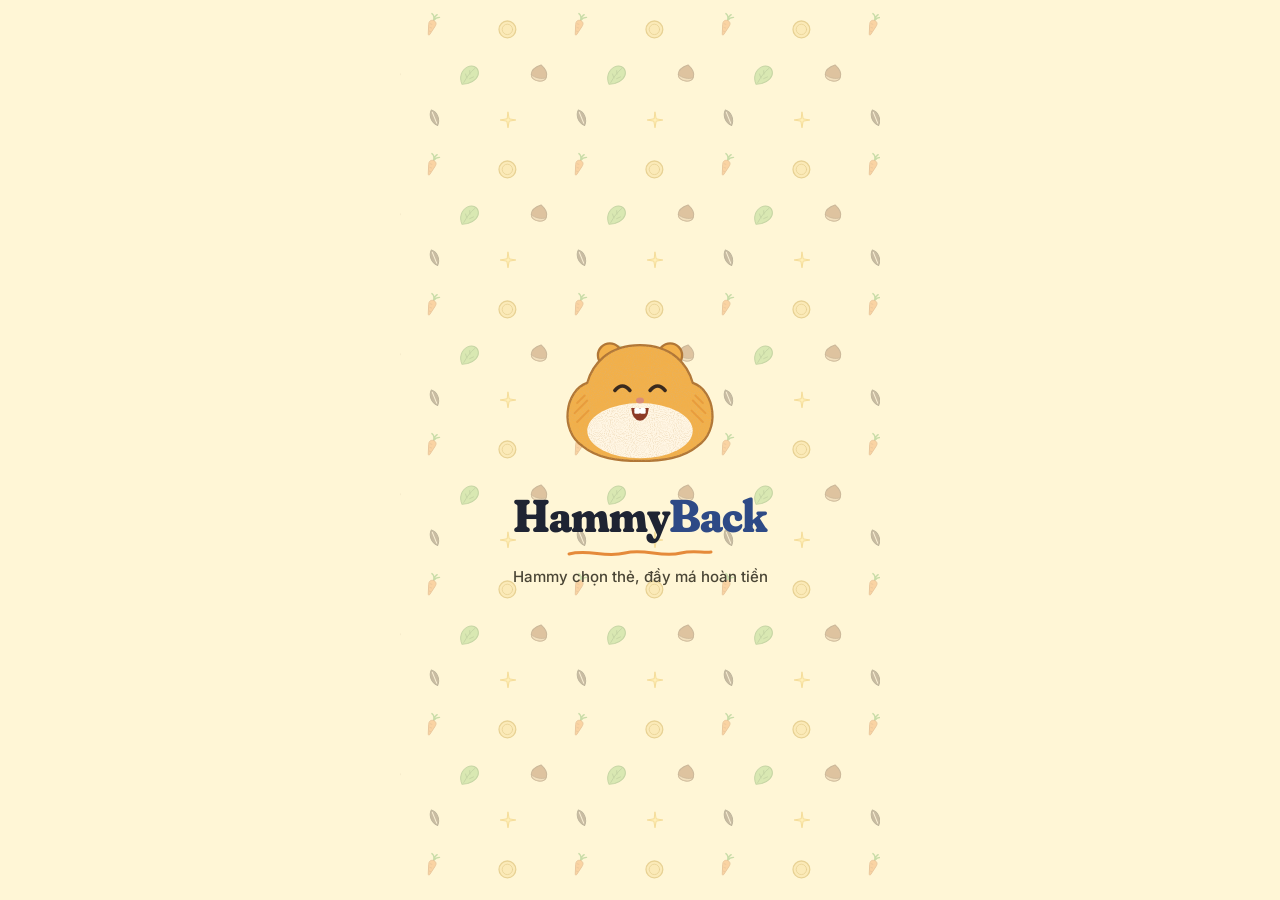
<file: index.html>
<!doctype html>
<html lang="vi">
<head>
<meta charset="utf-8">
<meta http-equiv="Content-Security-Policy" content="default-src 'self'; script-src 'self' https://accounts.google.com/gsi/client; connect-src 'self' https://sheets.googleapis.com https://www.googleapis.com https://oauth2.googleapis.com https://accounts.google.com; frame-src https://accounts.google.com; img-src 'self' data:; style-src 'self' 'unsafe-inline' https://accounts.google.com/gsi/style; font-src 'self'; manifest-src 'self'; worker-src 'self'; base-uri 'none'; form-action 'none'; object-src 'none'">
<meta name="referrer" content="no-referrer">
<meta name="viewport" content="width=device-width,initial-scale=1,viewport-fit=cover">
<meta name="theme-color" content="#FFF6D6">
<meta name="apple-mobile-web-app-capable" content="yes">
<meta name="mobile-web-app-capable" content="yes">
<meta name="apple-mobile-web-app-status-bar-style" content="default">
<meta name="apple-mobile-web-app-title" content="HammyBack">
<meta name="description" content="HammyBack – chọn thẻ hoàn tiền nhiều nhất. Dữ liệu nằm trong Google Drive của bạn.">
<title>HammyBack</title>
<link rel="manifest" href="manifest.webmanifest">
<link rel="icon" type="image/png" sizes="32x32" href="icons/favicon-32.png">
<link rel="apple-touch-icon" href="icons/apple-touch-icon.png">
<link rel="preload" href="fonts/inter-latin-wght-normal.woff2" as="font" type="font/woff2" crossorigin>
<link rel="stylesheet" href="styles.css">
</head>
<body>
<div class="app noapp" id="app">
  <svg class="wall" aria-hidden="true" fill="none" stroke-linecap="round" stroke-linejoin="round" width="100%" height="100%">
    <defs>
      <pattern id="hbWall" x="6" y="8" width="147" height="140" patternUnits="userSpaceOnUse">
        <g transform="translate(17 5) scale(.6) rotate(18 15 20)"><path d="M15 12 C15 6 12 3 9 2 M15 12 C15 6 16 3 18 1 M15 12 C17 7 20 5 23 4" stroke="#5BA84A" stroke-width="2.4"/><path d="M15 12 C20 12 22 16 20.5 21 L16.2 36.5 C15.7 38 14.3 38 13.8 36.5 L9.5 21 C8 16 10 12 15 12 Z" fill="#F28C38" stroke="#B85E1E" stroke-width="1.4"/><path d="M11.5 19 L14.5 19 M13 25 L16 25 M14 31 L16 31" stroke="#B85E1E" stroke-width="1.2"/></g>
        <g transform="translate(91 11) scale(.8)"><circle cx="13" cy="13" r="10.5" fill="#F5D27A" stroke="#B8860B" stroke-width="1.6"/><circle cx="13" cy="13" r="6.5" stroke="#B8860B" stroke-width="1"/></g>
        <g transform="translate(51 56) scale(.7) rotate(-15 17 15)"><path d="M4 26 C2 16 8 6 18 4 C26 3 32 8 31 15 C30 22 22 27 12 27 Z" fill="#8ACB6A" stroke="#4E8F3A" stroke-width="1.4"/><path d="M7 24 C13 18 20 12 27 9 M13 19 L12.5 13 M18.5 15 L19.5 10 M16.5 21 L22.5 20" stroke="#4E8F3A" stroke-width="1.2"/></g>
        <g transform="translate(123 54) scale(.7) rotate(12 15 15)"><path d="M15 4 C22 8 27 14 26 20 C25 25 20 27 15 27 C10 27 5 25 4 20 C3 14 8 8 15 4 Z" fill="#9A5A2E" stroke="#5E3418" stroke-width="1.4"/><path d="M4.5 20.5 C10 24 20 24 25.5 20.5 C25 25 20 27 15 27 C10 27 5 25 4.5 20.5 Z" fill="#D9B38C" stroke="#5E3418" stroke-width="1"/></g>
        <g transform="translate(22 100) scale(.65) rotate(-22 10 15)"><path d="M10 2 C17 8 18 20 10 28 C2 20 3 8 10 2 Z" fill="#5B4636" stroke="#2E241B" stroke-width="1.4"/><path d="M10 6 L10 24" stroke="#EFE4D2" stroke-width="1.6"/></g>
        <g transform="translate(93 103) scale(.6)"><path d="M15 2 L17 13 L28 15 L17 17 L15 28 L13 17 L2 15 L13 13 Z" fill="#FFE27A" stroke="#D99A00" stroke-width="1.4"/></g>
      </pattern>
    </defs>
    <rect width="100%" height="100%" fill="url(#hbWall)"/>
  </svg>

  <div class="mockbar" id="mockbar" hidden>Chế độ thử: dữ liệu giả, không kết nối Google</div>

  <header class="top">
    <div class="titlerow">
      <button class="logo" id="logo" type="button" aria-label="Xem lại intro HammyBack"></button>
      <h1 id="title">HammyBack</h1>
    </div>
    <div class="chips">
      <button type="button" class="chip-ky" id="kyBtn" aria-haspopup="listbox" aria-expanded="false"><svg width="13" height="13" viewBox="0 0 24 24" fill="none" stroke="currentColor" stroke-width="2.2" stroke-linecap="round" stroke-linejoin="round" aria-hidden="true"><rect x="4" y="5" width="16" height="15" rx="2"/><path d="M4 10h16M9 3v4M15 3v4"/></svg><span id="ky">Kỳ –</span><svg width="14" height="14" viewBox="0 0 24 24" fill="none" stroke="currentColor" stroke-width="2.4" stroke-linecap="round" stroke-linejoin="round" aria-hidden="true"><path d="M6 9l6 6 6-6"/></svg></button>
      <button type="button" class="kyreset" id="kyReset" hidden>Về kỳ này</button>
      <span class="chip-today" id="today">Hôm nay –</span>
      <button class="iconbtn push" id="hideBtn" type="button" aria-label="Ẩn số tiền" aria-pressed="false"></button>
      <button class="iconbtn" id="refresh" type="button" aria-label="Đọc lại Google Sheet"><svg width="13" height="13" viewBox="0 0 24 24" fill="none" stroke="currentColor" stroke-width="2.2" stroke-linecap="round" stroke-linejoin="round" aria-hidden="true"><path d="M20 11a8 8 0 1 0-2.3 5.7"/><path d="M20 4v7h-7"/></svg></button>
    </div>
    <div class="kymenu" id="kyMenu" role="listbox" aria-label="Chọn kỳ" hidden></div>
  </header>

  <main id="main"></main>

  <nav class="tabs" aria-label="Màn hình">
    <button type="button" data-tab="dash"><svg width="22" height="22" viewBox="0 0 24 24" fill="none" stroke="currentColor" stroke-width="2" stroke-linecap="round" aria-hidden="true"><path d="M4 20V10"/><path d="M10 20V4"/><path d="M16 20v-7"/><path d="M22 20H2"/></svg><span>Tổng quan</span></button>
    <button type="button" data-tab="chat"><svg width="22" height="22" viewBox="0 0 24 24" fill="none" stroke="currentColor" stroke-width="2" stroke-linecap="round" stroke-linejoin="round" aria-hidden="true"><circle cx="12" cy="12" r="9"/><path d="M12 8v8"/><path d="M8 12h8"/></svg><span>Ghi giao dịch</span></button>
    <button type="button" data-tab="cards"><svg width="22" height="22" viewBox="0 0 24 24" fill="none" stroke="currentColor" stroke-width="2" stroke-linecap="round" aria-hidden="true"><rect x="3" y="5" width="18" height="14" rx="2"/><path d="M3 10h18"/><path d="M7 15h4"/></svg><span>Thẻ</span></button>
  </nav>

  <div class="splash" id="splash" role="dialog" aria-label="HammyBack" hidden>
    <svg class="wallbig" width="100%" height="100%" aria-hidden="true"><rect width="100%" height="100%" fill="url(#hbWall)"/></svg>
    <svg class="hb-coin coin1" width="26" height="26" viewBox="0 0 26 26" aria-hidden="true"><circle cx="13" cy="13" r="10" fill="#F5D27A" stroke="#B8860B" stroke-width="2"/><path d="M13 8v10" stroke="#B8860B" stroke-width="2" stroke-linecap="round"/></svg>
    <svg class="hb-coin coin2" width="20" height="20" viewBox="0 0 26 26" aria-hidden="true"><circle cx="13" cy="13" r="10" fill="#F5D27A" stroke="#B8860B" stroke-width="2"/><path d="M13 8v10" stroke="#B8860B" stroke-width="2" stroke-linecap="round"/></svg>
    <svg class="hb-coin coin3" width="24" height="24" viewBox="0 0 26 26" aria-hidden="true"><circle cx="13" cy="13" r="10" fill="#F5D27A" stroke="#B8860B" stroke-width="2"/><path d="M13 8v10" stroke="#B8860B" stroke-width="2" stroke-linecap="round"/></svg>
    <svg class="hb-coin coin4" width="18" height="18" viewBox="0 0 26 26" aria-hidden="true"><circle cx="13" cy="13" r="10" fill="#F5D27A" stroke="#B8860B" stroke-width="2"/><path d="M13 8v10" stroke="#B8860B" stroke-width="2" stroke-linecap="round"/></svg>
    <div class="hb-pop" id="splashHammy"></div>
    <div class="wm hb-rise d45">Hammy<span>Back</span></div>
    <svg class="hb-rise d60" width="150" height="12" viewBox="0 0 150 12" aria-hidden="true" fill="none"><path d="M4 7 C24 2 40 11 60 6 C80 1 96 11 116 6 C128 3 138 6 146 5" stroke="#E58A3A" stroke-width="3" stroke-linecap="round"/></svg>
    <div class="tag hb-rise d80">Hammy chọn thẻ, đầy má hoàn tiền</div>
  </div>
</div>
<script src="config.js"></script>
<script src="engine.js"></script>
<script src="app.js"></script>
</body>
</html>
</file>
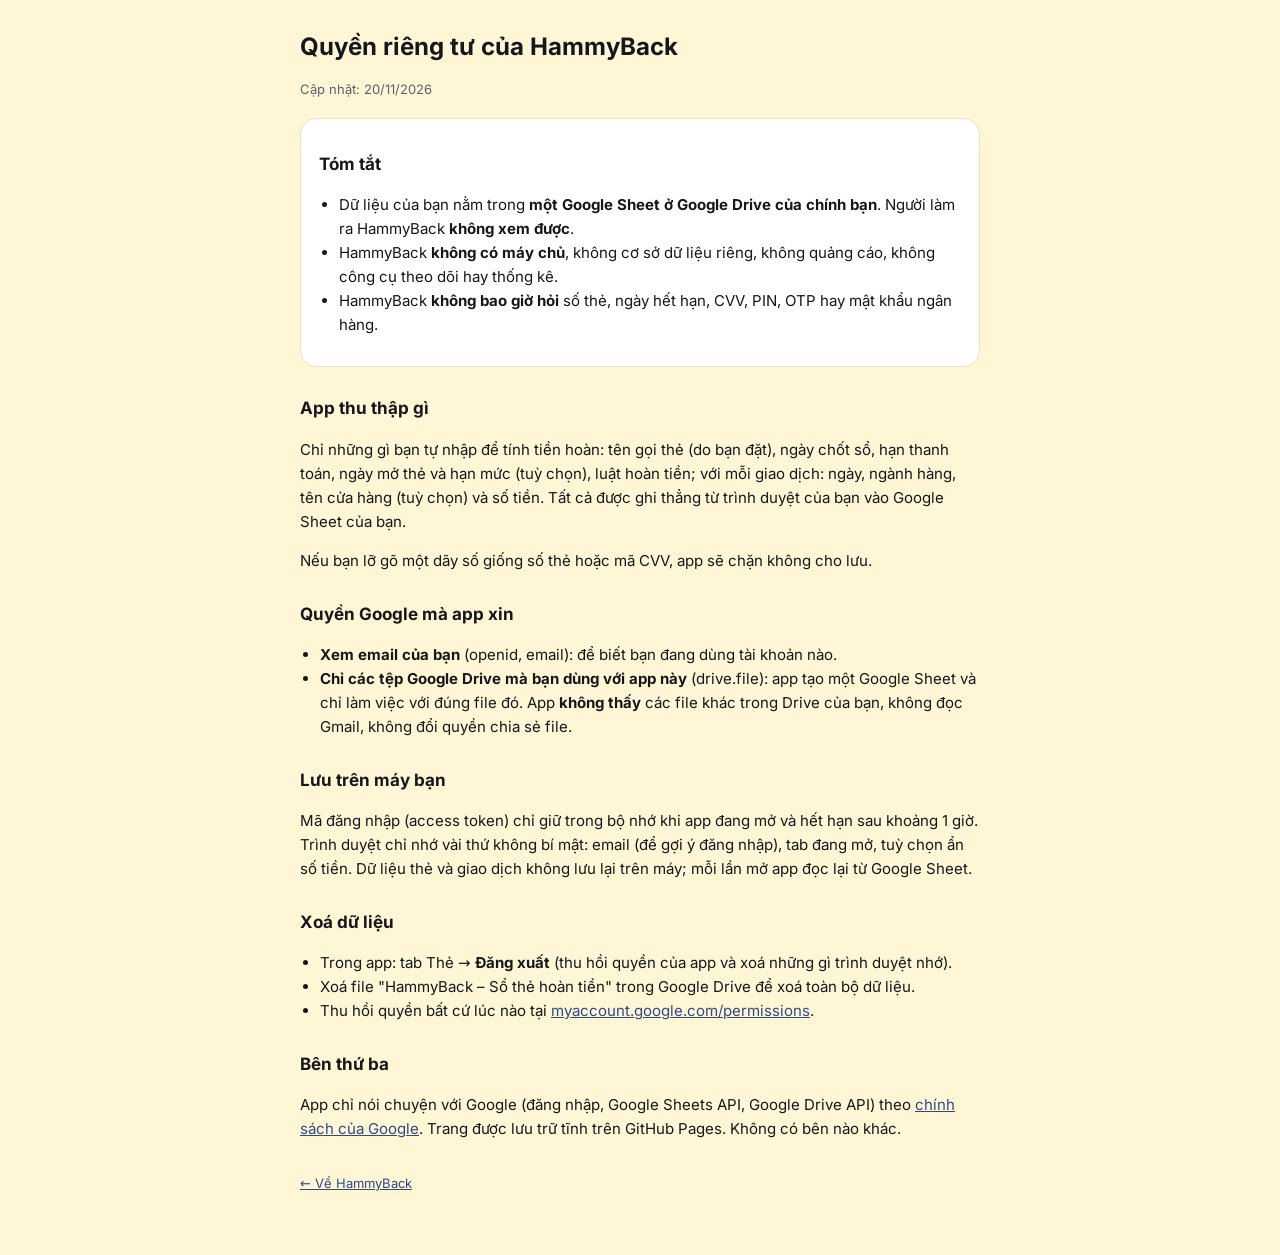
<file: privacy.html>
<!doctype html>
<html lang="vi">
<head>
<meta charset="utf-8">
<meta http-equiv="Content-Security-Policy" content="default-src 'none'; style-src 'unsafe-inline'; font-src 'self'; img-src 'self'; base-uri 'none'; form-action 'none'">
<meta name="referrer" content="no-referrer">
<meta name="viewport" content="width=device-width,initial-scale=1">
<title>Quyền riêng tư – HammyBack</title>
<style>
  @font-face { font-family: 'Inter'; font-weight: 100 900; src: url(fonts/inter-vietnamese-wght-normal.woff2) format('woff2'); unicode-range: U+0102-0103,U+0110-0111,U+0128-0129,U+0168-0169,U+01A0-01A1,U+01AF-01B0,U+0300-0301,U+0303-0304,U+0308-0309,U+0323,U+0329,U+1EA0-1EF9,U+20AB; }
  @font-face { font-family: 'Inter'; font-weight: 100 900; src: url(fonts/inter-latin-wght-normal.woff2) format('woff2'); unicode-range: U+0000-00FF,U+2000-206F; }
  :root { color-scheme: light; }
  body { margin: 0; background: #FFF6D6; color: #15171C; font: 15px/1.6 'Inter', system-ui, -apple-system, sans-serif; }
  main { max-width: 680px; margin: 0 auto; padding: 28px 16px 48px; }
  h1 { font-size: 24px; margin: 0 0 4px; } h2 { font-size: 17px; margin: 28px 0 6px; }
  .card { background: #fff; border: 1px solid #EDE2BF; border-radius: 16px; padding: 4px 18px 14px; margin-top: 18px; }
  .muted { color: #5A6170; font-size: 13px; } a { color: #2E4A86; }
  ul { padding-left: 20px; }
</style>
</head>
<body>
<main>
  <h1>Quyền riêng tư của HammyBack</h1>
  <p class="muted">Cập nhật: 20/11/2026</p>

  <div class="card">
    <h2>Tóm tắt</h2>
    <ul>
      <li>Dữ liệu của bạn nằm trong <b>một Google Sheet ở Google Drive của chính bạn</b>. Người làm ra HammyBack <b>không xem được</b>.</li>
      <li>HammyBack <b>không có máy chủ</b>, không cơ sở dữ liệu riêng, không quảng cáo, không công cụ theo dõi hay thống kê.</li>
      <li>HammyBack <b>không bao giờ hỏi</b> số thẻ, ngày hết hạn, CVV, PIN, OTP hay mật khẩu ngân hàng.</li>
    </ul>
  </div>

  <h2>App thu thập gì</h2>
  <p>Chỉ những gì bạn tự nhập để tính tiền hoàn: tên gọi thẻ (do bạn đặt), ngày chốt sổ, hạn thanh toán, ngày mở thẻ và hạn mức (tuỳ chọn), luật hoàn tiền; với mỗi giao dịch: ngày, ngành hàng, tên cửa hàng (tuỳ chọn) và số tiền. Tất cả được ghi thẳng từ trình duyệt của bạn vào Google Sheet của bạn.</p>
  <p>Nếu bạn lỡ gõ một dãy số giống số thẻ hoặc mã CVV, app sẽ chặn không cho lưu.</p>

  <h2>Quyền Google mà app xin</h2>
  <ul>
    <li><b>Xem email của bạn</b> (openid, email): để biết bạn đang dùng tài khoản nào.</li>
    <li><b>Chỉ các tệp Google Drive mà bạn dùng với app này</b> (drive.file): app tạo một Google Sheet và chỉ làm việc với đúng file đó. App <b>không thấy</b> các file khác trong Drive của bạn, không đọc Gmail, không đổi quyền chia sẻ file.</li>
  </ul>

  <h2>Lưu trên máy bạn</h2>
  <p>Mã đăng nhập (access token) chỉ giữ trong bộ nhớ khi app đang mở và hết hạn sau khoảng 1 giờ. Trình duyệt chỉ nhớ vài thứ không bí mật: email (để gợi ý đăng nhập), tab đang mở, tuỳ chọn ẩn số tiền. Dữ liệu thẻ và giao dịch không lưu lại trên máy; mỗi lần mở app đọc lại từ Google Sheet.</p>

  <h2>Xoá dữ liệu</h2>
  <ul>
    <li>Trong app: tab Thẻ → <b>Đăng xuất</b> (thu hồi quyền của app và xoá những gì trình duyệt nhớ).</li>
    <li>Xoá file "HammyBack – Sổ thẻ hoàn tiền" trong Google Drive để xoá toàn bộ dữ liệu.</li>
    <li>Thu hồi quyền bất cứ lúc nào tại <a href="https://myaccount.google.com/permissions" rel="noopener noreferrer">myaccount.google.com/permissions</a>.</li>
  </ul>

  <h2>Bên thứ ba</h2>
  <p>App chỉ nói chuyện với Google (đăng nhập, Google Sheets API, Google Drive API) theo <a href="https://policies.google.com/privacy" rel="noopener noreferrer">chính sách của Google</a>. Trang được lưu trữ tĩnh trên GitHub Pages. Không có bên nào khác.</p>

  <p class="muted" style="margin-top:32px"><a href="./">← Về HammyBack</a></p>
</main>
</body>
</html>
</file>
<file: styles.css>
/* HammyBack – bản bạn bè. Font tự host (không gọi Google Fonts). */
@font-face { font-family: 'Inter'; font-style: normal; font-display: swap; font-weight: 100 900;
  src: url(fonts/inter-vietnamese-wght-normal.woff2) format('woff2');
  unicode-range: U+0102-0103,U+0110-0111,U+0128-0129,U+0168-0169,U+01A0-01A1,U+01AF-01B0,U+0300-0301,U+0303-0304,U+0308-0309,U+0323,U+0329,U+1EA0-1EF9,U+20AB; }
@font-face { font-family: 'Inter'; font-style: normal; font-display: swap; font-weight: 100 900;
  src: url(fonts/inter-latin-ext-wght-normal.woff2) format('woff2');
  unicode-range: U+0100-02BA,U+02BD-02C5,U+02C7-02CC,U+02CE-02D7,U+02DD-02FF,U+0304,U+0308,U+0329,U+1D00-1DBF,U+1E00-1E9F,U+1EF2-1EFF,U+2020,U+20A0-20AB,U+20AD-20C0,U+2113,U+2C60-2C7F,U+A720-A7FF; }
@font-face { font-family: 'Inter'; font-style: normal; font-display: swap; font-weight: 100 900;
  src: url(fonts/inter-latin-wght-normal.woff2) format('woff2');
  unicode-range: U+0000-00FF,U+0131,U+0152-0153,U+02BB-02BC,U+02C6,U+02DA,U+02DC,U+0304,U+0308,U+0329,U+2000-206F,U+20AC,U+2122,U+2191,U+2193,U+2212,U+2215,U+FEFF,U+FFFD; }
@font-face { font-family: 'Fraunces'; font-style: normal; font-display: swap; font-weight: 100 900;
  src: url(fonts/fraunces-latin-full-normal.woff2) format('woff2'); }

:root {
  --bg: #FFF6D6; --surface: #FFFFFF; --surface-2: #FFFDF5; --line: #EDE2BF; --line-2: #F1ECDD;
  --ink: #15171C; --muted: #5A5446; --muted-2: #5A6170;
  --navy: #2E4A86; --navy-ink: #233A6B; --navy-tint: #E3E8F2; --dark: #1F2433;
  --warn: #C2410C; --warn-tint: #FFF4ED; --warn-line: #FBD5BE; --soft-orange: #E9A15B; --soft-blue: #6F8BC2;
  --track: #F1E3AE;
  --font-display: 'Fraunces', Georgia, serif;
  --font-body: 'Inter', system-ui, -apple-system, 'Segoe UI', sans-serif;
  color-scheme: light;
}
* { box-sizing: border-box; }
html, body { height: 100%; margin: 0; }
body { background: var(--bg); color: var(--ink); font-family: var(--font-body); font-size: 14px; -webkit-text-size-adjust: 100%; }
button { font-family: inherit; }
a { color: var(--navy); }
button:focus-visible, input:focus-visible, a:focus-visible { outline: 2px solid var(--navy); outline-offset: 2px; }
[hidden] { display: none !important; }

.app { position: relative; height: 100%; max-width: 480px; margin: 0 auto; display: flex; flex-direction: column; overflow: hidden; background: var(--bg); }
.wall { position: absolute; inset: 0; pointer-events: none; opacity: .25; }
header.top { position: relative; z-index: 3; flex-shrink: 0; padding: calc(12px + env(safe-area-inset-top, 0px)) max(16px, env(safe-area-inset-right, 0px)) 10px max(16px, env(safe-area-inset-left, 0px)); background: var(--bg); border-bottom: 1px solid var(--line); display: flex; flex-direction: column; gap: 8px; }
.titlerow { display: flex; align-items: center; gap: 10px; }
.titlerow h1 { margin: 0; font-size: 19px; font-weight: 700; letter-spacing: -0.01em; }
.logo { border: 0; padding: 0; background: transparent; cursor: pointer; display: flex; }
.chips { display: flex; gap: 6px; align-items: center; flex-wrap: nowrap; min-width: 0; }
.chip-ky { white-space: nowrap; flex-shrink: 0; display: inline-flex; align-items: center; gap: 6px; height: 28px; padding: 0 11px 0 10px; border-radius: 14px; background: var(--navy); color: #fff; font-size: 12px; font-weight: 600; border: 0; cursor: pointer; }
.chip-today { white-space: nowrap; min-width: 0; overflow: hidden; text-overflow: ellipsis; display: inline-flex; align-items: center; height: 28px; padding: 0 11px; border-radius: 14px; background: var(--surface); border: 1px solid var(--line); color: #4A4535; font-size: 12px; font-weight: 500; }
.kymenu { position: absolute; left: max(16px, env(safe-area-inset-left, 0px)); top: calc(100% - 4px); z-index: 6; width: 220px; max-height: 320px; overflow-y: auto; background: #fff; border: 1px solid var(--line); border-radius: 14px; box-shadow: 0 10px 24px rgba(60,40,0,.16); padding: 6px; display: flex; flex-direction: column; gap: 2px; }
.kymenu button { min-height: 40px; padding: 0 10px; border: 0; border-radius: 10px; background: transparent; text-align: left; font-size: 13px; color: var(--ink); cursor: pointer; display: flex; justify-content: space-between; align-items: center; }
.kymenu button[aria-selected="true"] { background: var(--navy-tint); color: var(--navy-ink); font-weight: 700; }
.kyreset { height: 28px; padding: 0 4px; border: 0; background: transparent; color: var(--navy); font-size: 12px; font-weight: 600; text-decoration: underline; cursor: pointer; white-space: nowrap; flex-shrink: 0; }
.iconbtn { flex-shrink: 0; width: 32px; height: 28px; padding: 0; justify-content: center; border-radius: 14px; border: 1px solid var(--line); background: var(--surface); color: var(--navy); cursor: pointer; display: inline-flex; align-items: center; }
.iconbtn[aria-pressed="true"] { background: var(--navy-tint); border-color: #C9D3E6; }
.chips .push { margin-left: auto; }
.mockbar { position: relative; z-index: 4; background: #FFE1CC; color: #9A3412; font-size: 12px; font-weight: 600; text-align: center; padding: 4px 8px; }

main { position: relative; flex: 1; min-height: 0; display: flex; flex-direction: column; }
.scroll { position: relative; z-index: 1; flex: 1; min-height: 0; overflow-y: auto; -webkit-overflow-scrolling: touch; padding: 16px max(16px, env(safe-area-inset-right, 0px)) 24px max(16px, env(safe-area-inset-left, 0px)); display: flex; flex-direction: column; gap: 14px; }
.scroll > * { flex-shrink: 0; }
.app.noapp .scroll { padding-bottom: calc(24px + env(safe-area-inset-bottom, 0px)); }
.card { background: var(--surface); border: 1px solid var(--line); border-radius: 16px; }
.alert { display: flex; gap: 12px; align-items: center; padding: 12px 14px; background: var(--warn-tint); border: 1px solid var(--warn-line); border-radius: 14px; color: #9A3412; font-size: 13px; line-height: 1.4; }
.hero { padding: 18px; display: flex; justify-content: space-between; align-items: center; gap: 12px; border-radius: 18px; }
.hero .lbl { font-size: 12px; color: var(--muted); }
.hero .big { font-size: 28px; font-weight: 700; margin-top: 4px; color: var(--navy-ink); font-variant-numeric: tabular-nums; }
.seg { display: flex; background: var(--track); border-radius: 10px; padding: 3px; }
.seg button { flex: 1; height: 34px; border: 0; border-radius: 8px; background: transparent; color: #4A4535; font-weight: 500; font-size: 13px; cursor: pointer; }
.seg button[aria-pressed="true"] { background: #fff; color: var(--ink); font-weight: 600; box-shadow: 0 1px 2px rgba(0,0,0,.08); }
.list { display: flex; flex-direction: column; gap: 18px; }
.cardbox { padding: 16px; }
.row { display: flex; justify-content: space-between; align-items: center; gap: 10px; }
.mini { width: 38px; height: 26px; border-radius: 5px; position: relative; flex-shrink: 0; }
.mini::after { content: ""; position: absolute; left: 6px; top: 8px; width: 9px; height: 7px; border-radius: 2px; background: #F5D27A; }
.name { font-weight: 600; font-size: 15px; }
.pill { flex-shrink: 0; font-size: 11px; font-weight: 600; padding: 3px 8px; border-radius: 10px; background: var(--navy-tint); color: var(--navy-ink); white-space: nowrap; }
.pill.full { background: var(--warn-tint); color: #9A3412; }
.pill.off { background: #EEF0F3; color: #3F4652; }
.bar { height: 6px; background: var(--line-2); border-radius: 3px; overflow: hidden; margin-top: 6px; }
.bar > i { display: block; height: 6px; border-radius: 3px; background: var(--soft-blue); }
.bar > i.full { background: var(--soft-orange); }
.sub { font-size: 12px; color: var(--muted-2); margin-top: 8px; line-height: 1.45; }
.toggle { width: 100%; margin-top: 12px; padding: 12px 0 0; border: 0; border-top: 1px solid var(--line-2); background: transparent; display: flex; justify-content: space-between; align-items: center; font-size: 13px; color: var(--ink); cursor: pointer; }
.toggle b { font-weight: 600; }
.toggle span { color: var(--navy); font-weight: 600; display: inline-flex; gap: 4px; align-items: center; }
.groups { display: flex; flex-direction: column; gap: 14px; margin-top: 14px; }
.grow { display: flex; justify-content: space-between; align-items: center; gap: 8px; font-size: 13px; }
.grow .l { display: flex; align-items: center; gap: 8px; min-width: 0; }
.ok { font-weight: 600; flex-shrink: 0; }
.bad { font-weight: 600; color: var(--warn); flex-shrink: 0; }
.ico { width: 34px; height: 34px; border-radius: 11px; display: flex; align-items: center; justify-content: center; flex-shrink: 0; }
.ico svg { width: 55%; height: 55%; }
.catrow { padding: 10px 14px; border-bottom: 1px solid var(--line-2); display: flex; justify-content: space-between; align-items: center; gap: 12px; }
.catrow:last-child { border-bottom: 0; }
.h2 { display: flex; align-items: center; gap: 8px; font-weight: 700; font-size: 15px; margin-top: 4px; }
.muted { color: var(--muted-2); }
.small { font-size: 12px; }
.todo { display: flex; gap: 10px; align-items: center; padding: 10px 0; border-top: 1px solid var(--line-2); font-size: 13px; line-height: 1.4; }
.todobox { background: var(--warn-tint); border: 1px solid var(--warn-line); border-radius: 16px; padding: 2px 14px 4px; }
.todobox .todo { border-top-color: var(--warn-line); }
.todobox.calm { background: var(--surface); border-color: var(--line); }
.todobox.calm .todo { border-top: 0; }
.todohead { width: 100%; display: flex; justify-content: space-between; align-items: center; border: 0; background: transparent; padding: 10px 0 8px; font-size: 13.5px; font-weight: 700; color: #9A3412; cursor: pointer; }
.todohead .count { display: inline-flex; min-width: 20px; height: 20px; padding: 0 6px; margin-left: 6px; border-radius: 10px; background: var(--warn); color: #fff; font-size: 11px; align-items: center; justify-content: center; }
.todohead .more { display: inline-flex; gap: 4px; align-items: center; color: var(--warn); font-weight: 600; font-size: 12.5px; }
.tiernext { display: flex; gap: 6px; align-items: center; margin-top: 8px; padding: 6px 10px; border-radius: 8px; background: var(--navy-tint); color: var(--navy-ink); font-size: 12px; line-height: 1.4; }
.tiernext svg { flex-shrink: 0; }
.okbar { display: flex; gap: 8px; align-items: center; padding: 10px 14px; border-radius: 12px; background: #E3F4E1; border: 1px solid #BFE3BA; color: #2F6B1F; font-size: 13px; font-weight: 600; }

/* ghi giao dịch */
.chatwrap { position: relative; z-index: 1; flex: 1; min-height: 0; display: flex; flex-direction: column; }
.modebar { padding: 10px max(16px, env(safe-area-inset-right, 0px)) 0 max(16px, env(safe-area-inset-left, 0px)); }
.modebar .seg button { height: 30px; }
.msgs { flex: 1; min-height: 0; overflow-y: auto; padding: 14px max(16px, env(safe-area-inset-right, 0px)) 14px max(16px, env(safe-area-inset-left, 0px)); display: flex; flex-direction: column; gap: 12px; }
.msgs > * { flex-shrink: 0; }
.bot { align-self: flex-start; max-width: 90%; display: flex; gap: 8px; align-items: flex-end; }
.me { align-self: flex-end; max-width: 78%; background: var(--navy); color: #fff; padding: 10px 12px; border-radius: 16px 16px 4px 16px; line-height: 1.4; }
.bubble { background: var(--surface); border: 1px solid var(--line); padding: 10px 12px; border-radius: 16px 16px 16px 4px; line-height: 1.45; font-size: 13px; }
.bubble .t { display: flex; align-items: center; gap: 8px; margin-bottom: 6px; font-weight: 700; font-size: 17px; }
.preview .bubble { background: #F3F1EB; border: 1.5px dashed #B5AD98; }
.composer { flex-shrink: 0; margin: 0 8px; background: var(--surface); border: 1px solid var(--line); border-bottom: 0; border-radius: 20px 20px 0 0; box-shadow: 0 -6px 18px rgba(60,40,0,.07); padding: 14px 0 12px; display: flex; flex-direction: column; gap: 12px; }
.grp { display: flex; flex-direction: column; gap: 6px; }
.glab { padding: 0 16px; font-size: 11.5px; font-weight: 600; color: var(--muted); }
.sep { height: 1px; background: var(--line-2); margin: 0 16px; }
.crow { display: flex; gap: 8px; align-items: center; padding: 0 16px; }
.crow input { height: 42px; border: 1px solid #C9C2A8; border-radius: 12px; padding: 0 12px; font-size: 16px; font-family: inherit; color: var(--ink); background: #fff; min-width: 0; }
.crow .amt { flex: 1; font-weight: 600; }
.crow .dt { flex: 0 0 128px; font-size: 14px; padding: 0 8px; }
.crow .mer { flex: 1; height: 36px; font-size: 14px; }
.send { flex-shrink: 0; width: 46px; height: 42px; border: 0; border-radius: 12px; background: var(--dark); color: #fff; display: flex; align-items: center; justify-content: center; cursor: pointer; }
.send:disabled { background: #C9C2A8; cursor: not-allowed; }
.rfchip { flex-shrink: 0; height: 36px; padding: 0 12px; border-radius: 18px; border: 1px solid #D6CDB0; background: #fff; color: var(--ink); font-size: 13px; cursor: pointer; white-space: nowrap; }
.rfchip[aria-pressed="true"] { background: var(--warn-tint); border-color: var(--warn-line); color: #9A3412; font-weight: 600; }
.hint { padding: 0 16px; font-size: 11.5px; color: var(--muted); }
.hint.err { color: var(--warn); font-weight: 600; }
.hscroll { display: flex; gap: 8px; overflow-x: auto; padding: 2px 16px; scrollbar-width: none; }
.hscroll::-webkit-scrollbar { display: none; }
.cb { flex-shrink: 0; min-height: 32px; padding: 5px 12px; border-radius: 18px; border: 1px solid #D6CDB0; background: #fff; color: var(--ink); font-size: 13px; cursor: pointer; text-align: left; white-space: nowrap; }
.cb[aria-pressed="true"] { background: var(--dark); color: #fff; border-color: var(--dark); }
.cb.cardc { border-radius: 12px; padding: 5px 11px; }
.cb .s { display: block; font-size: 11px; line-height: 1.3; color: var(--muted-2); }
.cb .s.full { color: var(--warn); }
.cb[aria-pressed="true"] .s { color: #C9CDD8; }
.cb .n { display: block; font-weight: 600; font-size: 13px; line-height: 1.3; }
.cb.tiny { min-height: 28px; padding: 3px 10px; font-size: 12px; }

/* lịch sử */
.hrow { padding: 12px 14px; }
.hacts { display: flex; flex-wrap: wrap; gap: 6px; align-items: center; margin-top: 10px; padding-top: 10px; border-top: 1px solid var(--line-2); }
.hacts button { height: 30px; padding: 0 12px; border-radius: 15px; border: 1px solid #D6CDB0; background: #fff; font-size: 12.5px; color: var(--ink); cursor: pointer; }
.hacts button[aria-pressed="true"] { background: var(--dark); color: #fff; border-color: var(--dark); }
.hacts button.danger { background: var(--warn); color: #fff; border-color: var(--warn); font-weight: 600; }

/* thẻ */
.cc { height: 214px; border-radius: 20px; padding: 20px; position: relative; overflow: hidden; color: #fff; display: flex; flex-direction: column; justify-content: space-between; box-shadow: 0 8px 20px rgba(60,40,0,.18); }
.cc::before, .cc::after { content: ""; position: absolute; border-radius: 50%; background: rgba(255,255,255,.08); }
.cc::before { right: -50px; top: -60px; width: 200px; height: 200px; }
.cc::after { right: 40px; bottom: -90px; width: 180px; height: 180px; background: rgba(255,255,255,.06); }
.cc > * { position: relative; z-index: 1; }
.chip-gold { width: 38px; height: 28px; border-radius: 6px; background: #F5D27A; position: relative; }
.chip-gold::before { content: ""; position: absolute; left: 0; right: 0; top: 13px; height: 1.5px; background: #C9A445; }
.chip-gold::after { content: ""; position: absolute; top: 0; bottom: 0; left: 18px; width: 1.5px; background: #C9A445; }
.grid3 { display: grid; grid-template-columns: repeat(3, minmax(0, 1fr)); gap: 8px; }
.grid3 .k { font-size: 11px; opacity: .8; }
.grid3 .v { font-weight: 600; }
.pk { overflow: hidden; }
.pk .hd { padding: 12px 14px; border-bottom: 1px solid var(--line-2); }
.pk .it { padding: 10px 14px; border-bottom: 1px solid #F7F3E6; }
.pk .it:last-child { border-bottom: 0; }
.rate { background: var(--navy-tint); color: var(--navy-ink); font-weight: 700; font-size: 13px; padding: 3px 8px; border-radius: 6px; }
.note { background: var(--surface-2); border: 1px dashed #D9C58A; border-radius: 12px; padding: 12px 14px; font-size: 13px; line-height: 1.45; color: #5C4300; }
.settings { display: flex; flex-direction: column; overflow: hidden; }
.settings > button, .settings > a { display: flex; align-items: center; gap: 10px; min-height: 48px; padding: 0 14px; border: 0; border-bottom: 1px solid var(--line-2); background: transparent; font-size: 14px; color: var(--ink); text-decoration: none; text-align: left; cursor: pointer; }
.settings > :last-child { border-bottom: 0; }
.settings svg { color: var(--navy); flex-shrink: 0; }
.settings .em { margin-left: auto; font-size: 12px; color: var(--muted-2); overflow: hidden; text-overflow: ellipsis; white-space: nowrap; min-width: 0; }

/* đăng nhập, set-up, thành công */
.state { margin: 24px auto; max-width: 340px; text-align: center; display: flex; flex-direction: column; align-items: center; gap: 10px; color: var(--muted); line-height: 1.5; }
.state h2 { margin: 0; font-size: 18px; color: var(--ink); }
.state > button, .btn { margin-top: 4px; min-height: 44px; padding: 0 18px; border-radius: 12px; border: 0; background: var(--dark); color: #fff; font-weight: 600; font-size: 15px; cursor: pointer; display: inline-flex; align-items: center; justify-content: center; gap: 8px; }
.privacy { background: var(--surface); border: 1px solid var(--line); border-radius: 14px; padding: 12px 14px; text-align: left; font-size: 12.5px; color: var(--muted); line-height: 1.5; }
.privacy ul { margin: 6px 0 0; padding-left: 18px; }
.setupcard { background: var(--surface); border: 1px solid var(--line); border-radius: 18px; padding: 16px; display: flex; flex-direction: column; gap: 14px; }
.setupcard.haserr { border-color: var(--warn-line); box-shadow: 0 0 0 2px var(--warn-tint); }
.wrapchips { display: flex; flex-wrap: wrap; gap: 8px; }
.pii { display: flex; gap: 10px; align-items: flex-start; background: var(--navy-tint); color: var(--navy-ink); border-radius: 12px; padding: 12px 14px; font-size: 12.5px; line-height: 1.45; }
.pii svg { flex-shrink: 0; margin-top: 1px; }
.primary { height: 48px; border: 0; border-radius: 12px; background: var(--dark); color: #fff; font-size: 15px; font-weight: 600; cursor: pointer; width: 100%; }
.primary:disabled { background: #C9C2A8; cursor: not-allowed; }
.linkbtn { border: 0; background: transparent; color: var(--navy); font-size: 13px; font-weight: 600; cursor: pointer; padding: 6px 0; display: inline-flex; align-items: center; gap: 6px; text-decoration: none; }
.linkbtn.warn { color: var(--warn); }
.two { display: grid; grid-template-columns: minmax(0, 1fr) minmax(0, 1fr); gap: 10px; }
.three { display: grid; grid-template-columns: minmax(0, 1.4fr) minmax(0, .8fr) minmax(0, 1fr); gap: 8px; }
.fld { display: flex; flex-direction: column; gap: 5px; font-size: 11.5px; font-weight: 600; color: var(--muted); min-width: 0; }
.fld input, .fld textarea { width: 100%; height: 42px; border: 1px solid #C9C2A8; border-radius: 10px; padding: 0 10px; font-size: 16px; font-family: inherit; color: var(--ink); background: #fff; font-weight: 400; min-width: 0; }
.fld textarea { height: 64px; padding: 8px 10px; resize: vertical; }
.fld .req { color: var(--warn); }
.fld.bad input { border-color: var(--warn); background: var(--warn-tint); }
.lbl { font-size: 11.5px; font-weight: 600; color: var(--muted); }
.swatches { display: flex; gap: 10px; flex-wrap: wrap; }
.sw { width: 30px; height: 30px; border-radius: 50%; border: 2px solid #fff; box-shadow: 0 0 0 1px var(--line); cursor: pointer; padding: 0; }
.sw[aria-pressed="true"] { box-shadow: 0 0 0 2px var(--dark); }
.err { color: #9A3412; background: var(--warn-tint); border: 1px solid var(--warn-line); border-radius: 10px; padding: 8px 10px; font-size: 12.5px; line-height: 1.45; }
.rules { display: flex; flex-direction: column; gap: 12px; }
.gbox { border: 1px solid var(--line-2); border-radius: 14px; padding: 12px; display: flex; flex-direction: column; gap: 10px; background: var(--surface-2); }
.cardhead { display: flex; align-items: center; gap: 10px; min-width: 0; }
.cardhead b { overflow: hidden; text-overflow: ellipsis; white-space: nowrap; }

.setuphead { display: flex; gap: 12px; align-items: center; }
.ok-hint { display: flex; gap: 6px; align-items: center; margin-top: -6px; color: #2F6B1F; }
.ok-hint:empty { display: none; }
.subsec { display: flex; flex-direction: column; gap: 8px; padding-top: 10px; border-top: 1px dashed var(--line); }
.tier { display: flex; gap: 8px; align-items: flex-end; }
.tier .fld { flex: 1; }
.xbtn { width: 36px; height: 42px; flex-shrink: 0; border: 1px solid #D6CDB0; border-radius: 10px; background: #fff; color: var(--warn); font-size: 18px; cursor: pointer; }
.addcat { display: flex; gap: 8px; margin-top: 10px; }
.addcat input { flex: 1; min-width: 0; height: 36px; border: 1px solid #C9C2A8; border-radius: 10px; padding: 0 10px; font-size: 16px; font-family: inherit; }
.foldhead { display: flex; justify-content: space-between; align-items: center; gap: 10px; width: 100%; padding: 0; border: 0; background: transparent; text-align: left; font-size: 14px; color: var(--ink); cursor: pointer; }
.foldhead svg { color: var(--navy); flex-shrink: 0; }
.addcard { display: flex; align-items: center; justify-content: center; gap: 8px; min-height: 48px; border: 1.5px dashed #C9B97F; border-radius: 16px; background: rgba(255,255,255,.6); color: var(--navy); font-weight: 600; font-size: 14px; cursor: pointer; }
.cb.addchip { display: inline-flex; align-items: center; gap: 4px; border-style: dashed; color: var(--navy); font-weight: 600; }
.btn.editbtn { margin: 0; min-height: 42px; background: var(--surface); color: var(--navy); border: 1px solid var(--line); font-size: 14px; }
.steprow { display: flex; gap: 12px; align-items: flex-start; }
.stepn { width: 26px; height: 26px; flex-shrink: 0; border-radius: 50%; background: var(--navy); color: #fff; display: flex; align-items: center; justify-content: center; font-weight: 700; font-size: 13px; }
details summary { cursor: pointer; color: var(--navy); font-weight: 600; }
textarea.prompt { width: 100%; height: 200px; margin-top: 8px; padding: 8px; border: 1px solid var(--line); border-radius: 10px; background: var(--surface-2); font: 12px/1.45 ui-monospace, Menlo, monospace; color: var(--ink); }
.fld textarea.paste { height: 150px; font-family: ui-monospace, Menlo, monospace; }
.improw { display: flex; justify-content: space-between; gap: 10px; padding: 10px 14px; border-bottom: 1px solid var(--line-2); font-size: 13px; }
.improw:last-child { border-bottom: 0; }
.improw.bad { background: var(--warn-tint); color: #9A3412; }
.improw.off { opacity: .55; }
.mono { font-family: ui-monospace, Menlo, monospace; overflow-wrap: anywhere; }
.sr { position: absolute; width: 1px; height: 1px; overflow: hidden; clip: rect(0 0 0 0); }

/* thanh tab */
nav.tabs { position: relative; z-index: 3; flex-shrink: 0; background: #fff; border-top: 1px solid var(--line); display: grid; grid-template-columns: repeat(3, minmax(0, 1fr)); gap: 8px; padding: 6px max(12px, env(safe-area-inset-right, 0px)) calc(10px + env(safe-area-inset-bottom, 0px)) max(12px, env(safe-area-inset-left, 0px)); }
nav.tabs button { height: 56px; border: 0; background: transparent; display: flex; flex-direction: column; align-items: center; justify-content: center; gap: 3px; font-size: 11px; color: var(--muted-2); font-weight: 500; border-radius: 12px; cursor: pointer; }
nav.tabs button[aria-current="page"] { color: var(--navy); font-weight: 700; background: var(--navy-tint); }
.app.noapp nav.tabs, .app.noapp .chips { display: none; }

.skel { height: 90px; border-radius: 16px; background: linear-gradient(90deg, #FFF0C9 0%, #FFF8E3 50%, #FFF0C9 100%); background-size: 200% 100%; animation: sk 1.4s linear infinite; }
@keyframes sk { to { background-position: -200% 0; } }

/* intro */
.splash { position: absolute; inset: 0; z-index: 20; overflow: hidden; background: var(--bg); display: flex; flex-direction: column; align-items: center; justify-content: center; gap: 8px; cursor: pointer; transition: opacity .45s ease; }
.splash.fade { opacity: 0; }
.splash .wallbig { position: absolute; inset: 0; opacity: .32; }
.splash .wm { margin-top: 14px; font-family: var(--font-display); font-variation-settings: 'SOFT' 100, 'opsz' 144; font-size: 46px; font-weight: 800; line-height: 1; letter-spacing: -0.02em; color: var(--dark); }
.splash .wm span { color: var(--navy); }
.splash .tag { font-size: 15px; font-weight: 500; color: #4A4535; }
.d45 { animation-delay: .45s !important; } .d60 { animation-delay: .6s !important; } .d80 { animation-delay: .8s !important; }
.coin1 { left: 22%; top: 150px; animation-delay: .3s !important; } .coin2 { left: 68%; top: 130px; animation-delay: .7s !important; }
.coin3 { left: 46%; top: 110px; animation-delay: 1.1s !important; } .coin4 { left: 33%; top: 120px; animation-delay: 1.4s !important; }
.hb-pop { animation: hbPop .8s cubic-bezier(.2,.9,.3,1.3) both, hbWiggle 1.4s ease-in-out .9s infinite; display: flex; }
.hb-rise { animation: hbRise .6s ease-out both; }
.hb-coin { position: absolute; animation: hbCoin 1.5s ease-in both; }
@keyframes hbPop { 0% { transform: scale(.3) translateY(40px); opacity: 0 } 70% { transform: scale(1.08); opacity: 1 } 100% { transform: scale(1) } }
@keyframes hbWiggle { 0%,100% { transform: rotate(0) } 25% { transform: rotate(-4deg) } 75% { transform: rotate(4deg) } }
@keyframes hbRise { 0% { opacity: 0; transform: translateY(14px) } 100% { opacity: 1; transform: none } }
@keyframes hbCoin { 0% { transform: translateY(-60px) rotate(0); opacity: 0 } 15% { opacity: 1 } 80% { opacity: 1 } 100% { transform: translateY(250px) rotate(200deg); opacity: 0 } }
@media (prefers-reduced-motion: reduce) { .hb-pop, .hb-rise, .hb-coin, .skel { animation: none; } .hb-coin { display: none; } .splash { transition: none; } }
</file>
